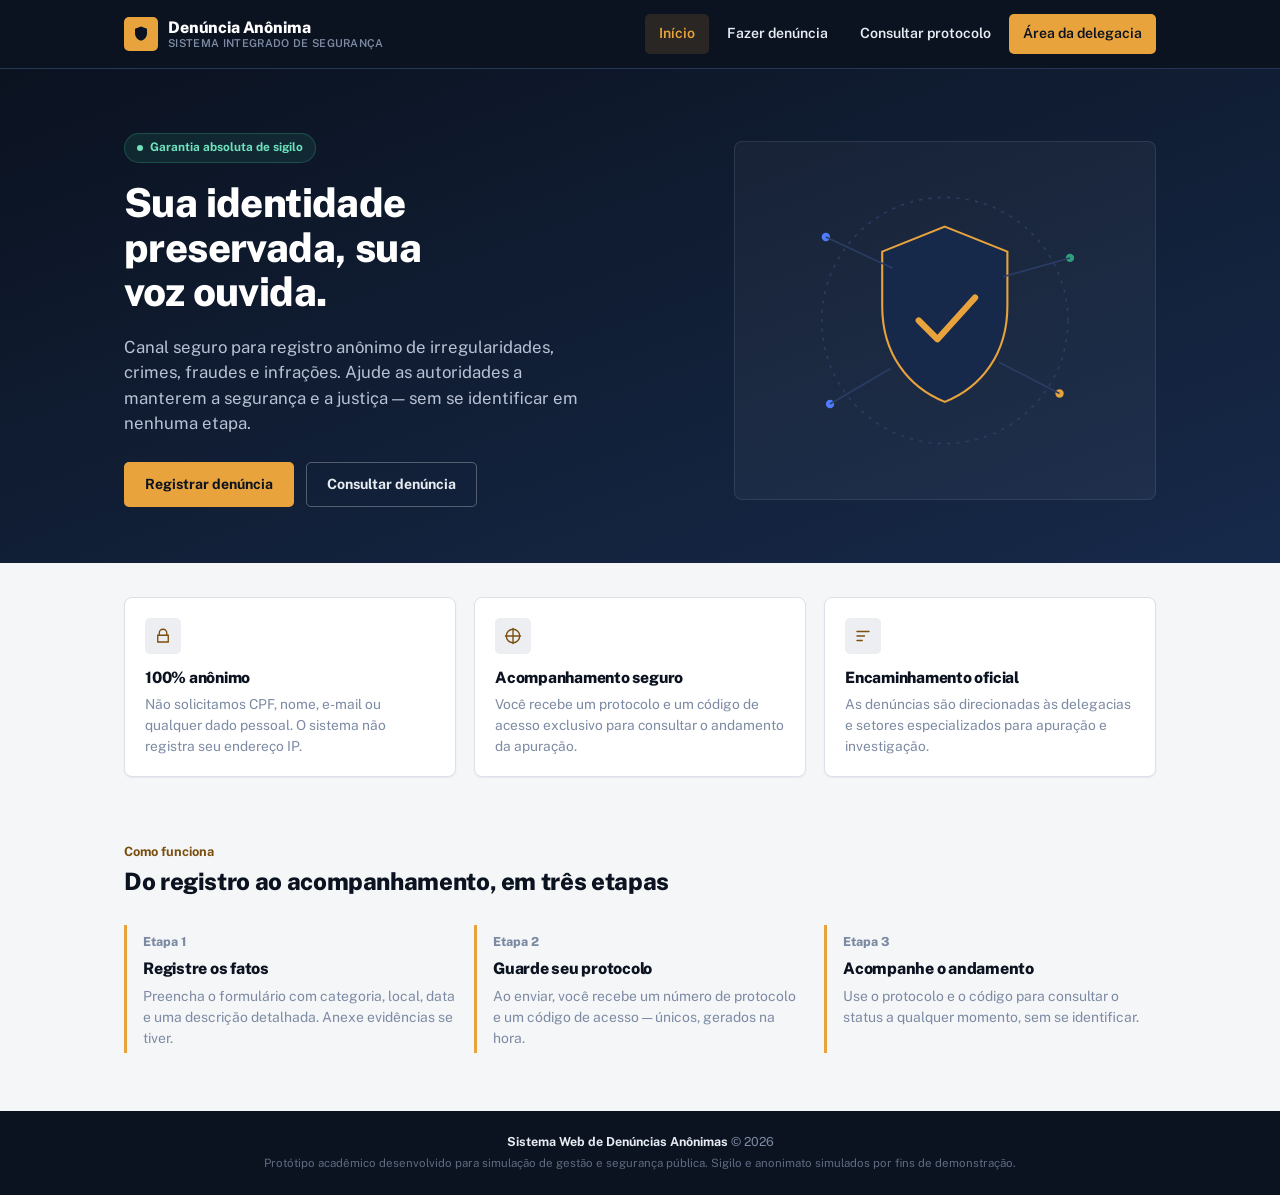
<file: index.html>
<!DOCTYPE html>
<html lang="pt-BR">
<head>
<meta charset="UTF-8">
<meta name="viewport" content="width=device-width, initial-scale=1.0">
<title>Denúncia Anônima — Sistema Integrado de Segurança</title>
<meta name="description" content="Canal seguro e anônimo para registrar irregularidades, crimes, fraudes e infrações.">
<link rel="stylesheet" href="css/style.css">
</head>
<body data-page="home">

<header class="topbar">
  <div class="wrap">
    <a href="index.html" class="brand">
      <span class="brand-mark">
        <svg viewBox="0 0 24 24" fill="none" xmlns="http://www.w3.org/2000/svg"><path d="M12 2 4 5v6c0 5 3.4 8.7 8 10 4.6-1.3 8-5 8-10V5l-8-3Z" fill="#0B1220"/></svg>
      </span>
      <span class="brand-text">
        <span class="t1">Denúncia Anônima</span>
        <span class="t2">SISTEMA INTEGRADO DE SEGURANÇA</span>
      </span>
    </a>
    <button class="nav-toggle" aria-label="Abrir menu">
      <svg width="18" height="18" viewBox="0 0 24 24" fill="none"><path d="M3 6h18M3 12h18M3 18h18" stroke="currentColor" stroke-width="2" stroke-linecap="round"/></svg>
    </button>
    <nav class="nav">
      <a href="index.html" data-page="home">Início</a>
      <a href="denuncia.html" data-page="denuncia">Fazer denúncia</a>
      <a href="consultar.html" data-page="consultar">Consultar protocolo</a>
      <a href="admin/login.html" class="cta" data-page="admin">Área da delegacia</a>
    </nav>
  </div>
</header>

<main>

  <section class="hero">
    <div class="wrap">
      <div>
        <span class="pill"><span class="dot"></span> Garantia absoluta de sigilo</span>
        <h1>Sua identidade preservada, sua voz ouvida.</h1>
        <p class="lede">Canal seguro para registro anônimo de irregularidades, crimes, fraudes e infrações. Ajude as autoridades a manterem a segurança e a justiça — sem se identificar em nenhuma etapa.</p>
        <div class="hero-actions">
          <a href="denuncia.html" class="btn btn-primary">Registrar denúncia</a>
          <a href="consultar.html" class="btn btn-ghost">Consultar denúncia</a>
        </div>
      </div>
      <div class="hero-art">
        <svg viewBox="0 0 360 300" xmlns="http://www.w3.org/2000/svg">
          <circle cx="180" cy="150" r="118" fill="none" stroke="#2a3d64" stroke-width="1.5" stroke-dasharray="3 6"/>
          <path d="M180 60 240 84v52c0 46-25 78-60 92-35-14-60-46-60-92V84l60-24Z" fill="#17294a" stroke="#E8A33D" stroke-width="2"/>
          <path d="M155 150l18 18 36-40" fill="none" stroke="#E8A33D" stroke-width="6" stroke-linecap="round" stroke-linejoin="round"/>
          <circle cx="66" cy="70" r="4" fill="#4F7CFF"/>
          <circle cx="300" cy="90" r="4" fill="#2F9E7A"/>
          <circle cx="290" cy="220" r="4" fill="#E8A33D"/>
          <circle cx="70" cy="230" r="4" fill="#4F7CFF"/>
          <path d="M66 70 130 100" stroke="#2a3d64" stroke-width="1.5"/>
          <path d="M300 90 236 108" stroke="#2a3d64" stroke-width="1.5"/>
          <path d="M290 220 232 190" stroke="#2a3d64" stroke-width="1.5"/>
          <path d="M70 230 128 196" stroke="#2a3d64" stroke-width="1.5"/>
        </svg>
      </div>
    </div>
  </section>

  <section class="trust">
    <div class="wrap trust-grid">
      <div class="trust-card">
        <span class="icn"><svg viewBox="0 0 24 24" fill="none"><path d="M17 11V8a5 5 0 0 0-10 0v3M5 11h14v9H5v-9Z" stroke="currentColor" stroke-width="1.8"/></svg></span>
        <h3>100% anônimo</h3>
        <p>Não solicitamos CPF, nome, e-mail ou qualquer dado pessoal. O sistema não registra seu endereço IP.</p>
      </div>
      <div class="trust-card">
        <span class="icn"><svg viewBox="0 0 24 24" fill="none"><path d="M12 2v20M2 12h20" stroke="currentColor" stroke-width="1.8" stroke-linecap="round"/><circle cx="12" cy="12" r="9" stroke="currentColor" stroke-width="1.8"/></svg></span>
        <h3>Acompanhamento seguro</h3>
        <p>Você recebe um protocolo e um código de acesso exclusivo para consultar o andamento da apuração.</p>
      </div>
      <div class="trust-card">
        <span class="icn"><svg viewBox="0 0 24 24" fill="none"><path d="M4 6h16M4 12h10M4 18h7" stroke="currentColor" stroke-width="1.8" stroke-linecap="round"/></svg></span>
        <h3>Encaminhamento oficial</h3>
        <p>As denúncias são direcionadas às delegacias e setores especializados para apuração e investigação.</p>
      </div>
    </div>
  </section>

  <section class="steps">
    <div class="wrap">
      <div class="section-head">
        <span class="eyebrow">Como funciona</span>
        <h2>Do registro ao acompanhamento, em três etapas</h2>
      </div>
      <div class="steps-grid">
        <div class="step">
          <span class="n">Etapa 1</span>
          <h3>Registre os fatos</h3>
          <p>Preencha o formulário com categoria, local, data e uma descrição detalhada. Anexe evidências se tiver.</p>
        </div>
        <div class="step">
          <span class="n">Etapa 2</span>
          <h3>Guarde seu protocolo</h3>
          <p>Ao enviar, você recebe um número de protocolo e um código de acesso — únicos, gerados na hora.</p>
        </div>
        <div class="step">
          <span class="n">Etapa 3</span>
          <h3>Acompanhe o andamento</h3>
          <p>Use o protocolo e o código para consultar o status a qualquer momento, sem se identificar.</p>
        </div>
      </div>
    </div>
  </section>

</main>

<footer class="site-footer">
  <div class="wrap">
    <strong>Sistema Web de Denúncias Anônimas</strong> © 2026
    <div class="fine">Protótipo acadêmico desenvolvido para simulação de gestão e segurança pública. Sigilo e anonimato simulados por fins de demonstração.</div>
  </div>
</footer>

<script src="js/data.js"></script>
<script src="js/main.js"></script>
</body>
</html>
</file>
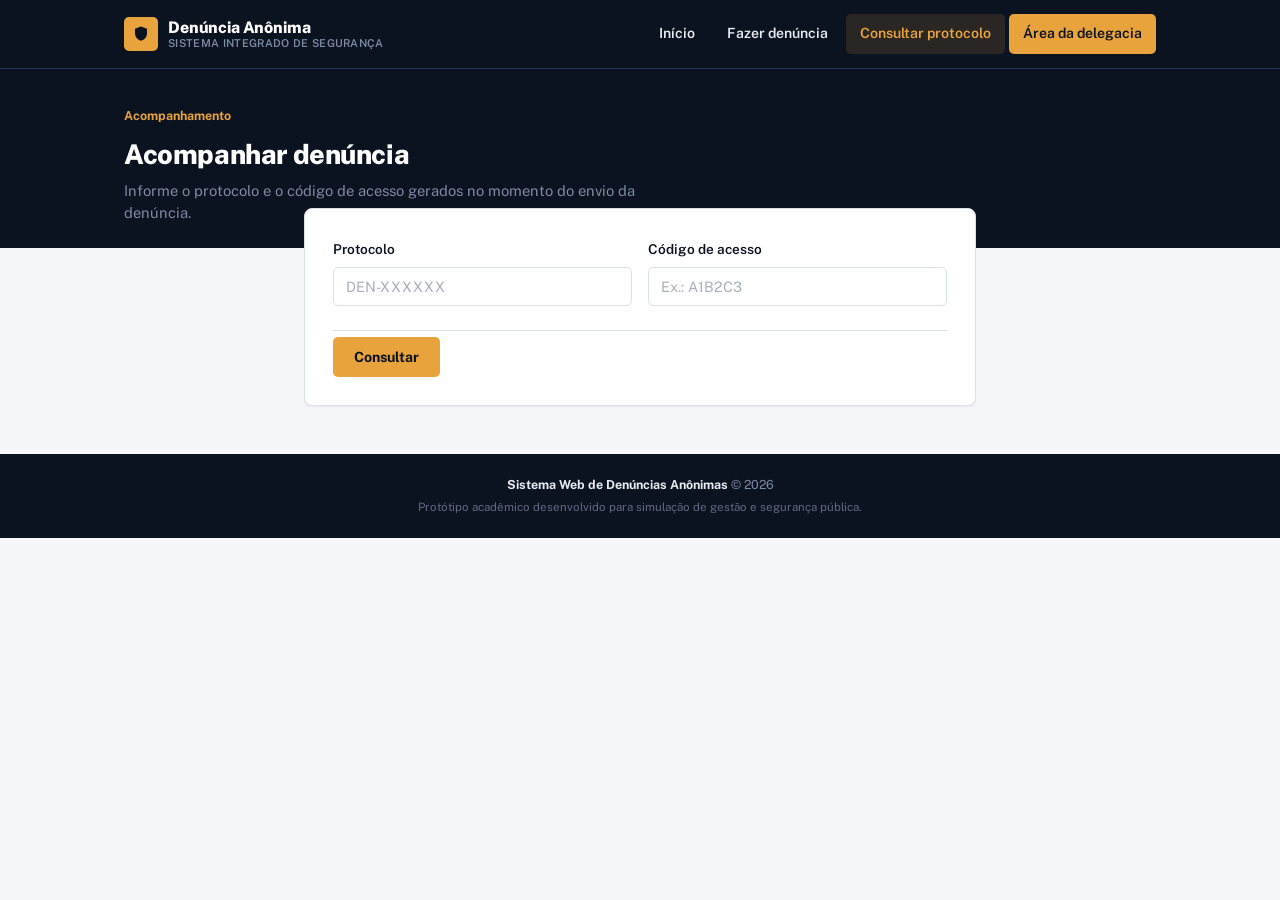
<file: consultar.html>
<!DOCTYPE html>
<html lang="pt-BR">
<head>
<meta charset="UTF-8">
<meta name="viewport" content="width=device-width, initial-scale=1.0">
<title>Consultar protocolo — Denúncia Anônima</title>
<link rel="stylesheet" href="css/style.css">
</head>
<body data-page="consultar">

<header class="topbar">
  <div class="wrap">
    <a href="index.html" class="brand">
      <span class="brand-mark"><svg viewBox="0 0 24 24" fill="none"><path d="M12 2 4 5v6c0 5 3.4 8.7 8 10 4.6-1.3 8-5 8-10V5l-8-3Z" fill="#0B1220"/></svg></span>
      <span class="brand-text"><span class="t1">Denúncia Anônima</span><span class="t2">SISTEMA INTEGRADO DE SEGURANÇA</span></span>
    </a>
    <button class="nav-toggle" aria-label="Abrir menu"><svg width="18" height="18" viewBox="0 0 24 24" fill="none"><path d="M3 6h18M3 12h18M3 18h18" stroke="currentColor" stroke-width="2" stroke-linecap="round"/></svg></button>
    <nav class="nav">
      <a href="index.html" data-page="home">Início</a>
      <a href="denuncia.html" data-page="denuncia">Fazer denúncia</a>
      <a href="consultar.html" data-page="consultar">Consultar protocolo</a>
      <a href="admin/login.html" class="cta" data-page="admin">Área da delegacia</a>
    </nav>
  </div>
</header>

<div class="page-head">
  <div class="wrap">
    <span class="eyebrow">Acompanhamento</span>
    <h1>Acompanhar denúncia</h1>
    <p>Informe o protocolo e o código de acesso gerados no momento do envio da denúncia.</p>
  </div>
</div>

<main class="narrow">

  <section class="panel">
    <div class="panel-pad">
      <form id="form-consulta">
        <div class="field-row">
          <div class="field">
            <label for="protocolo">Protocolo</label>
            <input type="text" id="protocolo" placeholder="DEN-XXXXXX" required>
          </div>
          <div class="field">
            <label for="codigo">Código de acesso</label>
            <input type="text" id="codigo" placeholder="Ex.: A1B2C3" required>
          </div>
        </div>
        <div class="form-actions" style="justify-content:flex-start">
          <button type="submit" class="btn btn-primary">Consultar</button>
        </div>
      </form>
      <div id="msg-erro" class="callout callout-err" style="display:none; margin-top:16px">
        <h3>Não encontramos essa denúncia</h3>
        <p class="mb-0">Verifique se o protocolo e o código de acesso foram digitados corretamente.</p>
      </div>
    </div>
  </section>

  <section class="panel" id="painel-detalhe" style="display:none; margin-top:20px">
    <div class="panel-head">
      <span class="icn"><svg viewBox="0 0 24 24" fill="none"><path d="M9 12l2 2 4-4" stroke="#E8A33D" stroke-width="1.8" stroke-linecap="round" stroke-linejoin="round"/><circle cx="12" cy="12" r="9" stroke="#E8A33D" stroke-width="1.6"/></svg></span>
      <div>
        <h2 id="det-protocolo">—</h2>
        <p>Registrada em <span id="det-data-registro">—</span></p>
      </div>
    </div>
    <div class="panel-pad">
      <div class="flex-between" style="margin-bottom:18px">
        <span class="badge" id="det-status">—</span>
        <span class="badge" id="det-urgencia">—</span>
      </div>

      <div class="detail-grid">
        <div class="kv"><div class="k">Categoria</div><div class="v" id="det-categoria">—</div></div>
        <div class="kv"><div class="k">Subcategoria</div><div class="v" id="det-subcategoria">—</div></div>
        <div class="kv"><div class="k">Local</div><div class="v" id="det-local">—</div></div>
        <div class="kv"><div class="k">Data da ocorrência</div><div class="v" id="det-data-ocorrencia">—</div></div>
      </div>

      <div class="detail-block">
        <span class="k">Descrição enviada</span>
        <p id="det-descricao">—</p>
      </div>

      <div class="detail-block">
        <span class="k">Linha do tempo</span>
        <div id="det-timeline"></div>
      </div>
    </div>
  </section>

</main>

<footer class="site-footer">
  <div class="wrap">
    <strong>Sistema Web de Denúncias Anônimas</strong> © 2026
    <div class="fine">Protótipo acadêmico desenvolvido para simulação de gestão e segurança pública.</div>
  </div>
</footer>

<script src="js/data.js"></script>
<script src="js/main.js"></script>
<script src="js/consultar.js"></script>
</body>
</html>
</file>
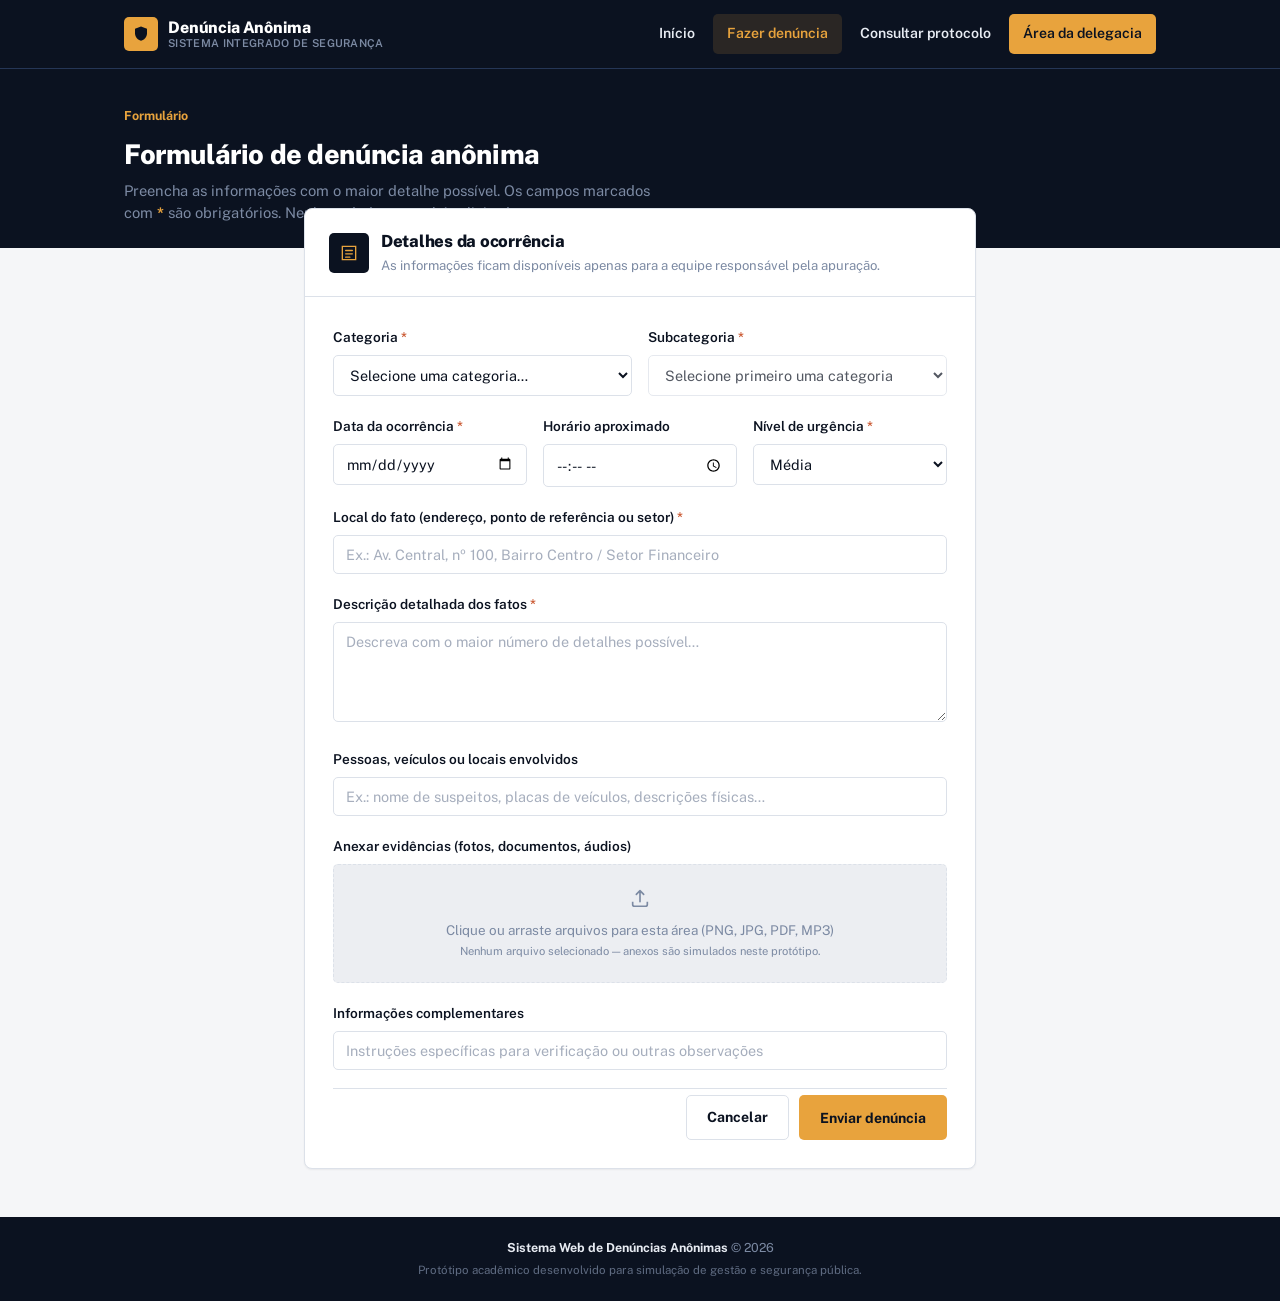
<file: denuncia.html>
<!DOCTYPE html>
<html lang="pt-BR">
<head>
<meta charset="UTF-8">
<meta name="viewport" content="width=device-width, initial-scale=1.0">
<title>Registrar denúncia — Denúncia Anônima</title>
<link rel="stylesheet" href="css/style.css">
</head>
<body data-page="denuncia">

<header class="topbar">
  <div class="wrap">
    <a href="index.html" class="brand">
      <span class="brand-mark"><svg viewBox="0 0 24 24" fill="none"><path d="M12 2 4 5v6c0 5 3.4 8.7 8 10 4.6-1.3 8-5 8-10V5l-8-3Z" fill="#0B1220"/></svg></span>
      <span class="brand-text"><span class="t1">Denúncia Anônima</span><span class="t2">SISTEMA INTEGRADO DE SEGURANÇA</span></span>
    </a>
    <button class="nav-toggle" aria-label="Abrir menu"><svg width="18" height="18" viewBox="0 0 24 24" fill="none"><path d="M3 6h18M3 12h18M3 18h18" stroke="currentColor" stroke-width="2" stroke-linecap="round"/></svg></button>
    <nav class="nav">
      <a href="index.html" data-page="home">Início</a>
      <a href="denuncia.html" data-page="denuncia">Fazer denúncia</a>
      <a href="consultar.html" data-page="consultar">Consultar protocolo</a>
      <a href="admin/login.html" class="cta" data-page="admin">Área da delegacia</a>
    </nav>
  </div>
</header>

<div class="page-head">
  <div class="wrap">
    <span class="eyebrow">Formulário</span>
    <h1>Formulário de denúncia anônima</h1>
    <p>Preencha as informações com o maior detalhe possível. Os campos marcados com <strong style="color:#E8A33D">*</strong> são obrigatórios. Nenhum dado pessoal é solicitado.</p>
  </div>
</div>

<main class="narrow">

  <!-- FORMULÁRIO -->
  <section class="panel" id="painel-form">
    <div class="panel-head">
      <span class="icn"><svg viewBox="0 0 24 24" fill="none"><path d="M4 4h16v16H4V4Z" stroke="#E8A33D" stroke-width="1.6"/><path d="M8 9h8M8 13h8M8 17h5" stroke="#E8A33D" stroke-width="1.6" stroke-linecap="round"/></svg></span>
      <div>
        <h2>Detalhes da ocorrência</h2>
        <p>As informações ficam disponíveis apenas para a equipe responsável pela apuração.</p>
      </div>
    </div>
    <div class="panel-pad">
      <form id="form-denuncia" novalidate>

        <div class="field-row">
          <div class="field">
            <label for="categoria">Categoria <span class="req">*</span></label>
            <select id="categoria" required>
              <option value="">Selecione uma categoria…</option>
            </select>
          </div>
          <div class="field">
            <label for="subcategoria">Subcategoria <span class="req">*</span></label>
            <select id="subcategoria" required disabled>
              <option value="">Selecione primeiro uma categoria</option>
            </select>
          </div>
        </div>

        <div class="field-row-3">
          <div class="field">
            <label for="data-ocorrencia">Data da ocorrência <span class="req">*</span></label>
            <input type="date" id="data-ocorrencia" required>
          </div>
          <div class="field">
            <label for="horario">Horário aproximado</label>
            <input type="time" id="horario">
          </div>
          <div class="field">
            <label for="urgencia">Nível de urgência <span class="req">*</span></label>
            <select id="urgencia" required>
              <option value="baixa">Baixa</option>
              <option value="media" selected>Média</option>
              <option value="alta">Alta</option>
              <option value="emergencial">Emergencial</option>
            </select>
          </div>
        </div>

        <div class="field">
          <label for="local">Local do fato (endereço, ponto de referência ou setor) <span class="req">*</span></label>
          <input type="text" id="local" placeholder="Ex.: Av. Central, nº 100, Bairro Centro / Setor Financeiro" required>
        </div>

        <div class="field">
          <label for="descricao">Descrição detalhada dos fatos <span class="req">*</span></label>
          <textarea id="descricao" placeholder="Descreva com o maior número de detalhes possível…" required></textarea>
        </div>

        <div class="field">
          <label for="envolvidos">Pessoas, veículos ou locais envolvidos</label>
          <input type="text" id="envolvidos" placeholder="Ex.: nome de suspeitos, placas de veículos, descrições físicas…">
        </div>

        <div class="field">
          <label>Anexar evidências (fotos, documentos, áudios)</label>
          <div class="dropzone" id="dropzone">
            <svg viewBox="0 0 24 24" fill="none"><path d="M12 16V4m0 0 4 4m-4-4-4 4" stroke="currentColor" stroke-width="1.8" stroke-linecap="round" stroke-linejoin="round"/><path d="M4 16v3a2 2 0 0 0 2 2h12a2 2 0 0 0 2-2v-3" stroke="currentColor" stroke-width="1.8"/></svg>
            <div>Clique ou arraste arquivos para esta área (PNG, JPG, PDF, MP3)</div>
            <small id="file-list">Nenhum arquivo selecionado — anexos são simulados neste protótipo.</small>
          </div>
          <input type="file" id="file-input" multiple hidden accept=".png,.jpg,.jpeg,.pdf,.mp3">
        </div>

        <div class="field">
          <label for="complementar">Informações complementares</label>
          <input type="text" id="complementar" placeholder="Instruções específicas para verificação ou outras observações">
        </div>

        <div class="form-actions">
          <a href="index.html" class="btn btn-outline">Cancelar</a>
          <button type="submit" class="btn btn-primary">Enviar denúncia</button>
        </div>
      </form>
    </div>
  </section>

  <!-- RESULTADO -->
  <section class="panel" id="painel-resultado" style="display:none">
    <div class="panel-pad">
      <div class="callout callout-ok">
        <h3>Denúncia registrada com sucesso</h3>
        <p class="mb-0">Guarde o protocolo e o código de acesso abaixo — eles são a única forma de acompanhar o andamento da sua denúncia. Não é possível recuperá-los depois.</p>
        <div class="protocol-box">
          <div class="kv"><div class="k">Protocolo</div><div class="v" id="res-protocolo">—</div></div>
          <div class="kv"><div class="k">Código de acesso</div><div class="v" id="res-codigo">—</div></div>
        </div>
      </div>
      <div class="form-actions" style="justify-content:flex-start">
        <a href="consultar.html" class="btn btn-primary">Acompanhar esta denúncia</a>
        <a href="index.html" class="btn btn-outline">Voltar ao início</a>
      </div>
    </div>
  </section>

</main>

<footer class="site-footer">
  <div class="wrap">
    <strong>Sistema Web de Denúncias Anônimas</strong> © 2026
    <div class="fine">Protótipo acadêmico desenvolvido para simulação de gestão e segurança pública.</div>
  </div>
</footer>

<script src="js/data.js"></script>
<script src="js/main.js"></script>
<script src="js/denuncia.js"></script>
</body>
</html>
</file>
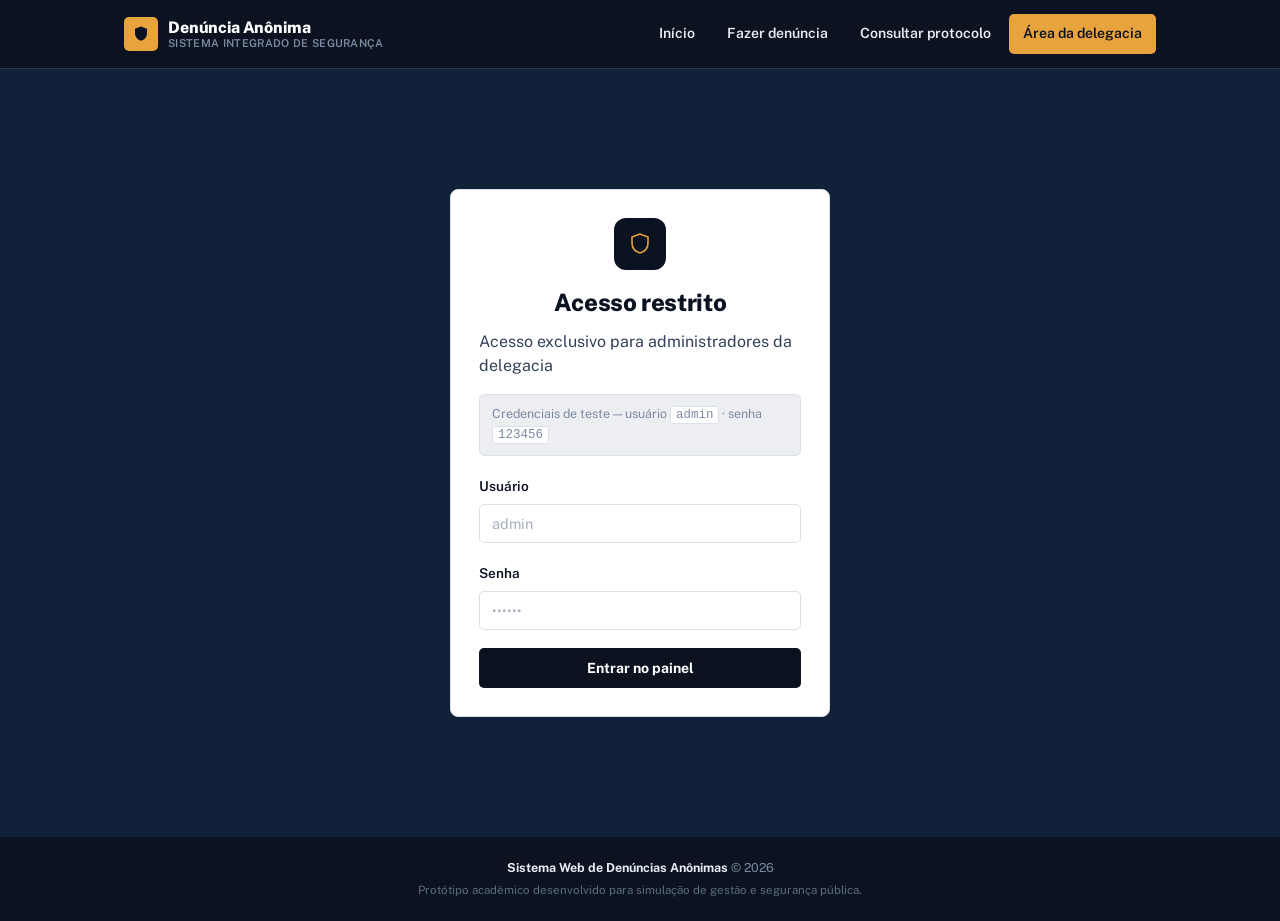
<file: admin/administradores.html>
<!DOCTYPE html>
<html lang="pt-BR">
<head>
<meta charset="UTF-8">
<meta name="viewport" content="width=device-width, initial-scale=1.0">
<title>Administradores — Painel da delegacia</title>
<link rel="stylesheet" href="../css/style.css">
</head>
<body data-page="admin">

<header class="topbar">
  <div class="wrap">
    <a href="../index.html" class="brand">
      <span class="brand-mark"><svg viewBox="0 0 24 24" fill="none"><path d="M12 2 4 5v6c0 5 3.4 8.7 8 10 4.6-1.3 8-5 8-10V5l-8-3Z" fill="#0B1220"/></svg></span>
      <span class="brand-text"><span class="t1">Denúncia Anônima</span><span class="t2">SISTEMA INTEGRADO DE SEGURANÇA</span></span>
    </a>
    <button class="nav-toggle" aria-label="Abrir menu"><svg width="18" height="18" viewBox="0 0 24 24" fill="none"><path d="M3 6h18M3 12h18M3 18h18" stroke="currentColor" stroke-width="2" stroke-linecap="round"/></svg></button>
    <nav class="nav">
      <a href="../index.html" data-page="home">Início</a>
      <a href="../denuncia.html" data-page="denuncia">Fazer denúncia</a>
      <a href="../consultar.html" data-page="consultar">Consultar protocolo</a>
      <a href="login.html" class="cta" data-page="admin">Área da delegacia</a>
    </nav>
  </div>
</header>

<div class="admin-shell">
  <div class="admin-top">
    <div class="wrap">
      <div class="admin-id">
        <span class="icn"><svg viewBox="0 0 24 24" fill="none"><path d="M12 2 4 5v6c0 5 3.4 8.7 8 10 4.6-1.3 8-5 8-10V5l-8-3Z" fill="#0B1220"/></svg></span>
        <div>
          <h1>Painel de gestão da delegacia</h1>
          <p id="admin-setor">Agente logado: — | Setor: —</p>
        </div>
      </div>
      <div class="admin-tabs">
        <a href="dashboard.html" data-page="dash">Dashboard</a>
        <a href="denuncias.html" data-page="denuncias-admin">Denúncias</a>
        <a href="administradores.html" data-page="admins" class="is-active">Administradores</a>
        <a href="#" class="logout">Sair</a>
      </div>
    </div>
  </div>

  <div class="admin-body">
    <div class="wrap two-col">

      <div class="panel panel-pad">
        <h3 style="margin-bottom:16px; font-size:.98rem">Novo administrador</h3>
        <div id="admin-erro" class="callout callout-err" style="display:none">
          <p class="mb-0">Preencha nome, usuário e setor antes de cadastrar.</p>
        </div>
        <form id="form-admin">
          <div class="field">
            <label for="a-nome">Nome completo</label>
            <input type="text" id="a-nome" placeholder="Ex.: Ana Beatriz Souza" required>
          </div>
          <div class="field">
            <label for="a-usuario">Usuário / login</label>
            <input type="text" id="a-usuario" placeholder="Ex.: ana.souza" required>
          </div>
          <div class="field">
            <label for="a-setor">Setor / delegacia</label>
            <input type="text" id="a-setor" placeholder="Ex.: Delegacia de Crimes Cibernéticos" required>
          </div>
          <div class="field">
            <label for="a-permissao">Permissão</label>
            <select id="a-permissao">
              <option value="agente" selected>Agente analista</option>
              <option value="geral">Administrador geral</option>
            </select>
            <span class="hint">Senha padrão para novos cadastros: 123456</span>
          </div>
          <button type="submit" class="btn btn-dark btn-block">Cadastrar agente</button>
        </form>
      </div>

      <div class="panel">
        <div class="panel-head">
          <div>
            <h2>Equipe de administração cadastrada</h2>
            <p>Usuários com acesso ao painel da delegacia</p>
          </div>
        </div>
        <div class="table-wrap">
          <table>
            <thead>
              <tr><th>Nome</th><th>Login</th><th>Setor / delegacia</th><th>Permissão</th></tr>
            </thead>
            <tbody id="tabela-admins"></tbody>
          </table>
        </div>
      </div>

    </div>
  </div>
</div>

<footer class="site-footer">
  <div class="wrap">
    <strong>Sistema Web de Denúncias Anônimas</strong> © 2026
    <div class="fine">Protótipo acadêmico desenvolvido para simulação de gestão e segurança pública.</div>
  </div>
</footer>

<script src="../js/data.js"></script>
<script src="../js/main.js"></script>
<script src="../js/admin-common.js"></script>
<script src="../js/admin-administradores.js"></script>
</body>
</html>
</file>
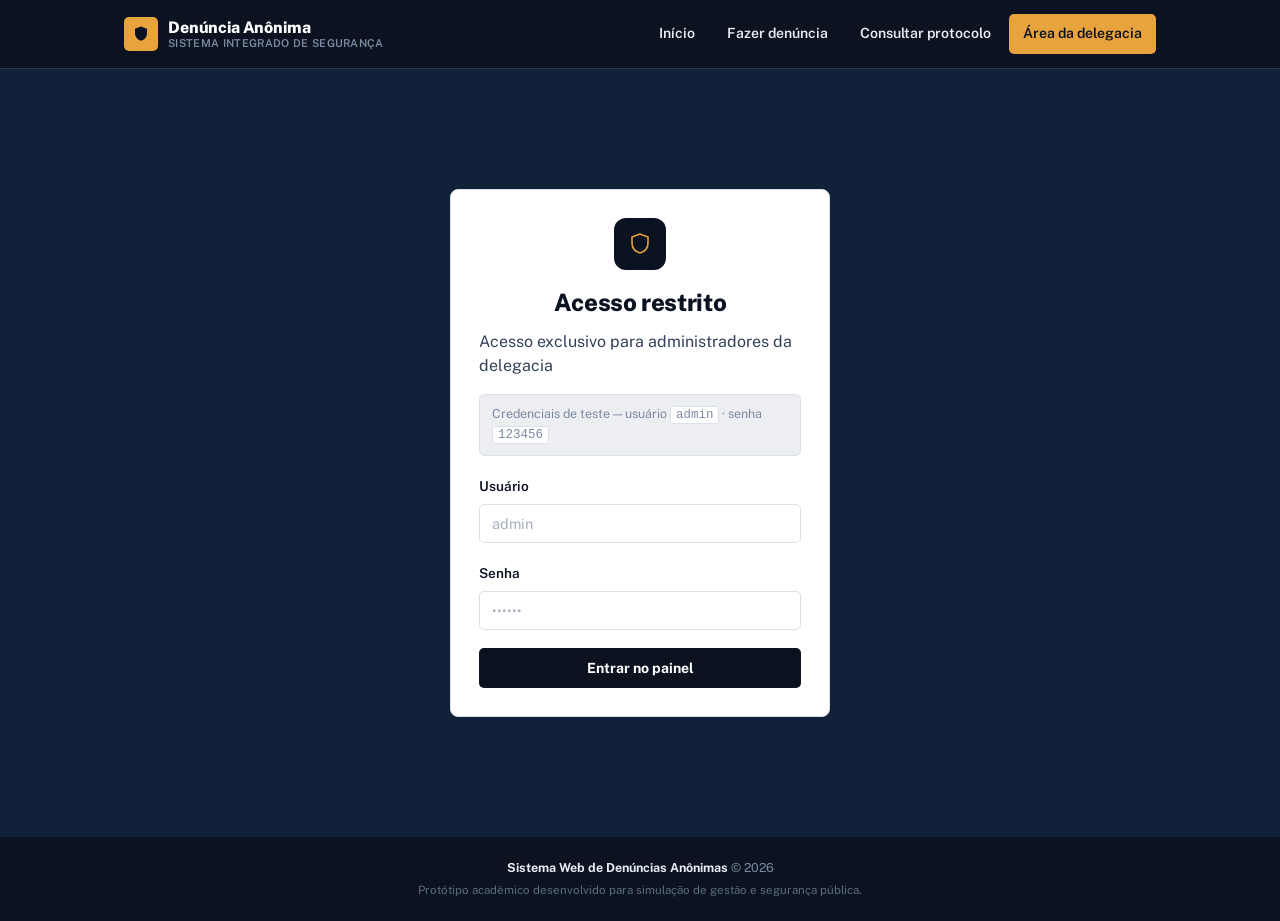
<file: admin/dashboard.html>
<!DOCTYPE html>
<html lang="pt-BR">
<head>
<meta charset="UTF-8">
<meta name="viewport" content="width=device-width, initial-scale=1.0">
<title>Painel de gestão — Denúncia Anônima</title>
<link rel="stylesheet" href="../css/style.css">
</head>
<body data-page="admin">

<header class="topbar">
  <div class="wrap">
    <a href="../index.html" class="brand">
      <span class="brand-mark"><svg viewBox="0 0 24 24" fill="none"><path d="M12 2 4 5v6c0 5 3.4 8.7 8 10 4.6-1.3 8-5 8-10V5l-8-3Z" fill="#0B1220"/></svg></span>
      <span class="brand-text"><span class="t1">Denúncia Anônima</span><span class="t2">SISTEMA INTEGRADO DE SEGURANÇA</span></span>
    </a>
    <button class="nav-toggle" aria-label="Abrir menu"><svg width="18" height="18" viewBox="0 0 24 24" fill="none"><path d="M3 6h18M3 12h18M3 18h18" stroke="currentColor" stroke-width="2" stroke-linecap="round"/></svg></button>
    <nav class="nav">
      <a href="../index.html" data-page="home">Início</a>
      <a href="../denuncia.html" data-page="denuncia">Fazer denúncia</a>
      <a href="../consultar.html" data-page="consultar">Consultar protocolo</a>
      <a href="login.html" class="cta" data-page="admin">Área da delegacia</a>
    </nav>
  </div>
</header>

<div class="admin-shell">
  <div class="admin-top">
    <div class="wrap">
      <div class="admin-id">
        <span class="icn"><svg viewBox="0 0 24 24" fill="none"><path d="M12 2 4 5v6c0 5 3.4 8.7 8 10 4.6-1.3 8-5 8-10V5l-8-3Z" fill="#0B1220"/></svg></span>
        <div>
          <h1>Painel de gestão da delegacia</h1>
          <p id="admin-setor">Agente logado: — | Setor: —</p>
        </div>
      </div>
      <div class="admin-tabs">
        <a href="dashboard.html" data-page="dash" class="is-active">Dashboard</a>
        <a href="denuncias.html" data-page="denuncias-admin">Denúncias</a>
        <a href="administradores.html" data-page="admins">Administradores</a>
        <a href="#" class="logout">Sair</a>
      </div>
    </div>
  </div>

  <div class="admin-body">
    <div class="wrap">
      <div class="callout callout-ok admin-flash">
        <p class="mb-0" id="admin-nome">Bem-vindo!</p>
      </div>

      <div class="kpi-grid" id="kpi-grid">
        <div class="kpi"><div class="num" id="kpi-total">0</div><div class="lbl">Total geral</div></div>
        <div class="kpi"><div class="num" id="kpi-recebido">0</div><div class="lbl">Novas / recebidas</div></div>
        <div class="kpi accent"><div class="num" id="kpi-analise">0</div><div class="lbl">Em análise</div></div>
        <div class="kpi"><div class="num" id="kpi-investigacao">0</div><div class="lbl">Em investigação</div></div>
        <div class="kpi"><div class="num" id="kpi-concluida">0</div><div class="lbl">Concluídas</div></div>
        <div class="kpi"><div class="num" id="kpi-arquivada">0</div><div class="lbl">Arquivadas</div></div>
      </div>

      <div class="split-grid">
        <div class="panel panel-pad">
          <h3 style="margin-bottom:14px; font-size:.95rem">Denúncias por nível de urgência</h3>
          <div id="bars-urgencia"></div>
        </div>
        <div class="panel panel-pad">
          <h3 style="margin-bottom:14px; font-size:.95rem">Top categorias</h3>
          <div id="bars-categoria"></div>
        </div>
      </div>
    </div>
  </div>
</div>

<footer class="site-footer">
  <div class="wrap">
    <strong>Sistema Web de Denúncias Anônimas</strong> © 2026
    <div class="fine">Protótipo acadêmico desenvolvido para simulação de gestão e segurança pública.</div>
  </div>
</footer>

<script src="../js/data.js"></script>
<script src="../js/main.js"></script>
<script src="../js/admin-common.js"></script>
<script src="../js/admin-dashboard.js"></script>
</body>
</html>
</file>
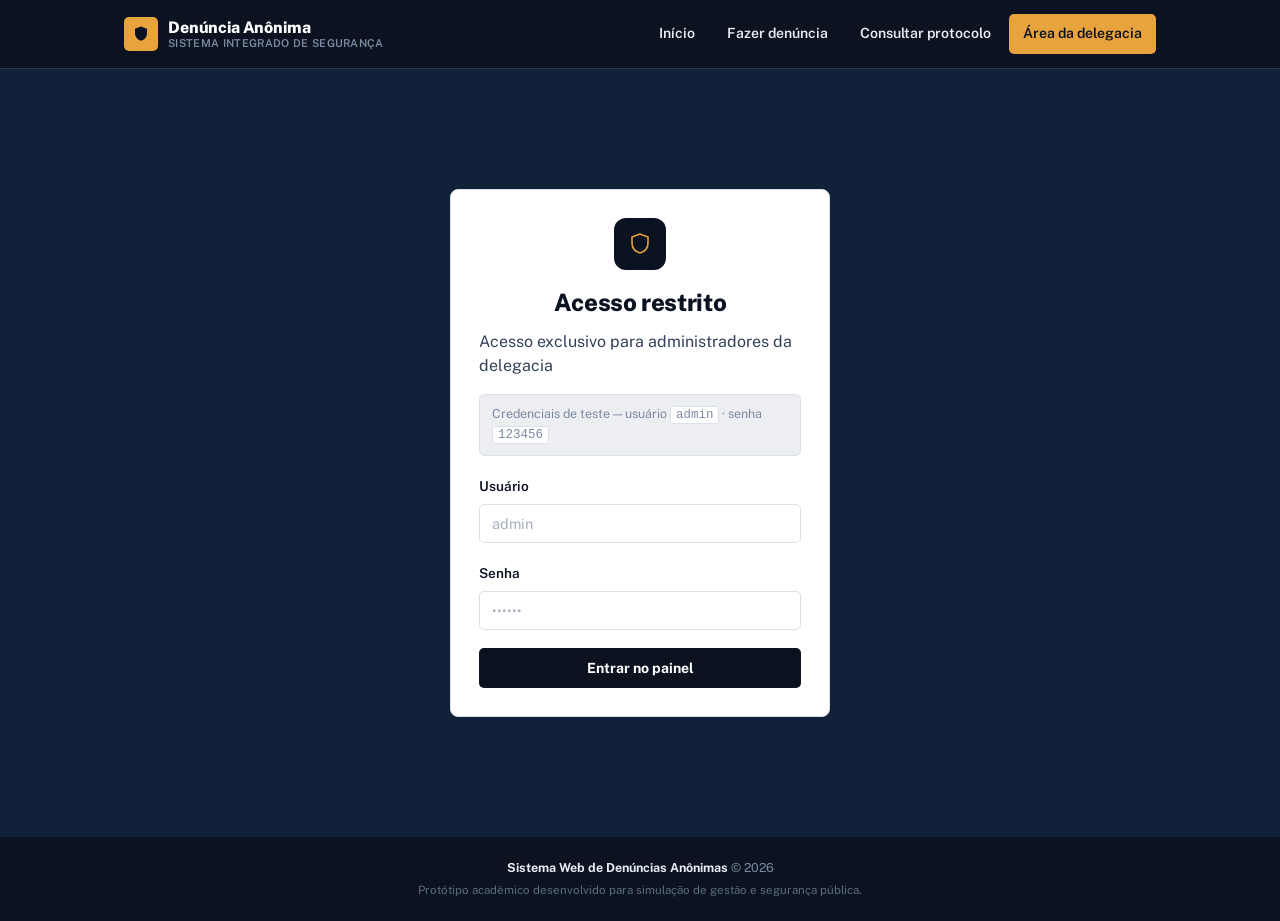
<file: admin/denuncias.html>
<!DOCTYPE html>
<html lang="pt-BR">
<head>
<meta charset="UTF-8">
<meta name="viewport" content="width=device-width, initial-scale=1.0">
<title>Denúncias — Painel da delegacia</title>
<link rel="stylesheet" href="../css/style.css">
</head>
<body data-page="admin">

<header class="topbar">
  <div class="wrap">
    <a href="../index.html" class="brand">
      <span class="brand-mark"><svg viewBox="0 0 24 24" fill="none"><path d="M12 2 4 5v6c0 5 3.4 8.7 8 10 4.6-1.3 8-5 8-10V5l-8-3Z" fill="#0B1220"/></svg></span>
      <span class="brand-text"><span class="t1">Denúncia Anônima</span><span class="t2">SISTEMA INTEGRADO DE SEGURANÇA</span></span>
    </a>
    <button class="nav-toggle" aria-label="Abrir menu"><svg width="18" height="18" viewBox="0 0 24 24" fill="none"><path d="M3 6h18M3 12h18M3 18h18" stroke="currentColor" stroke-width="2" stroke-linecap="round"/></svg></button>
    <nav class="nav">
      <a href="../index.html" data-page="home">Início</a>
      <a href="../denuncia.html" data-page="denuncia">Fazer denúncia</a>
      <a href="../consultar.html" data-page="consultar">Consultar protocolo</a>
      <a href="login.html" class="cta" data-page="admin">Área da delegacia</a>
    </nav>
  </div>
</header>

<div class="admin-shell">
  <div class="admin-top">
    <div class="wrap">
      <div class="admin-id">
        <span class="icn"><svg viewBox="0 0 24 24" fill="none"><path d="M12 2 4 5v6c0 5 3.4 8.7 8 10 4.6-1.3 8-5 8-10V5l-8-3Z" fill="#0B1220"/></svg></span>
        <div>
          <h1>Painel de gestão da delegacia</h1>
          <p id="admin-setor">Agente logado: — | Setor: —</p>
        </div>
      </div>
      <div class="admin-tabs">
        <a href="dashboard.html" data-page="dash">Dashboard</a>
        <a href="denuncias.html" data-page="denuncias-admin" class="is-active">Denúncias</a>
        <a href="administradores.html" data-page="admins">Administradores</a>
        <a href="#" class="logout">Sair</a>
      </div>
    </div>
  </div>

  <div class="admin-body">
    <div class="wrap">

      <div class="filters-bar">
        <div class="field">
          <label for="f-busca">Buscar protocolo</label>
          <input type="text" id="f-busca" placeholder="DEN-000000">
        </div>
        <div class="field">
          <label for="f-categoria">Categoria</label>
          <select id="f-categoria"><option value="">Todas categorias</option></select>
        </div>
        <div class="field">
          <label for="f-status">Status</label>
          <select id="f-status">
            <option value="">Todos status</option>
            <option value="recebido">Recebido</option>
            <option value="analise">Em análise</option>
            <option value="investigacao">Em investigação</option>
            <option value="concluida">Concluída</option>
            <option value="arquivada">Arquivada</option>
          </select>
        </div>
        <div class="field">
          <label for="f-urgencia">Urgência</label>
          <select id="f-urgencia">
            <option value="">Todas urgências</option>
            <option value="baixa">Baixa</option>
            <option value="media">Média</option>
            <option value="alta">Alta</option>
            <option value="emergencial">Emergencial</option>
          </select>
        </div>
        <button class="btn btn-outline btn-sm" id="btn-limpar">Limpar filtros</button>
      </div>

      <div class="panel">
        <div class="table-wrap">
          <table>
            <thead>
              <tr>
                <th>Protocolo</th>
                <th>Data / hora</th>
                <th>Categoria</th>
                <th>Urgência</th>
                <th>Status</th>
                <th></th>
              </tr>
            </thead>
            <tbody id="tabela-denuncias">
            </tbody>
          </table>
        </div>
      </div>

    </div>
  </div>
</div>

<!-- MODAL GERENCIAR -->
<div class="modal-overlay" id="modal-overlay">
  <div class="modal">
    <div class="modal-head">
      <h3 id="modal-protocolo">Gerenciar denúncia</h3>
      <button class="modal-close" id="modal-close" aria-label="Fechar">&times;</button>
    </div>
    <div class="modal-body">
      <div class="detail-grid">
        <div class="kv"><div class="k">Categoria</div><div class="v" id="modal-categoria">—</div></div>
        <div class="kv"><div class="k">Local</div><div class="v" id="modal-local">—</div></div>
      </div>
      <div class="detail-block">
        <span class="k">Descrição</span>
        <p id="modal-descricao">—</p>
      </div>

      <div class="field">
        <label for="modal-status">Atualizar status</label>
        <select id="modal-status">
          <option value="recebido">Recebido</option>
          <option value="analise">Em análise</option>
          <option value="investigacao">Em investigação</option>
          <option value="concluida">Concluída</option>
          <option value="arquivada">Arquivada</option>
        </select>
      </div>
      <div class="field">
        <label for="modal-obs">Observação do agente (opcional)</label>
        <textarea id="modal-obs" placeholder="Ex.: Encaminhado para perícia técnica."></textarea>
      </div>

      <div class="form-actions">
        <button class="btn btn-outline" id="modal-cancelar" type="button">Cancelar</button>
        <button class="btn btn-primary" id="modal-salvar" type="button">Salvar atualização</button>
      </div>
    </div>
  </div>
</div>

<footer class="site-footer">
  <div class="wrap">
    <strong>Sistema Web de Denúncias Anônimas</strong> © 2026
    <div class="fine">Protótipo acadêmico desenvolvido para simulação de gestão e segurança pública.</div>
  </div>
</footer>

<script src="../js/data.js"></script>
<script src="../js/main.js"></script>
<script src="../js/admin-common.js"></script>
<script src="../js/admin-denuncias.js"></script>
</body>
</html>
</file>
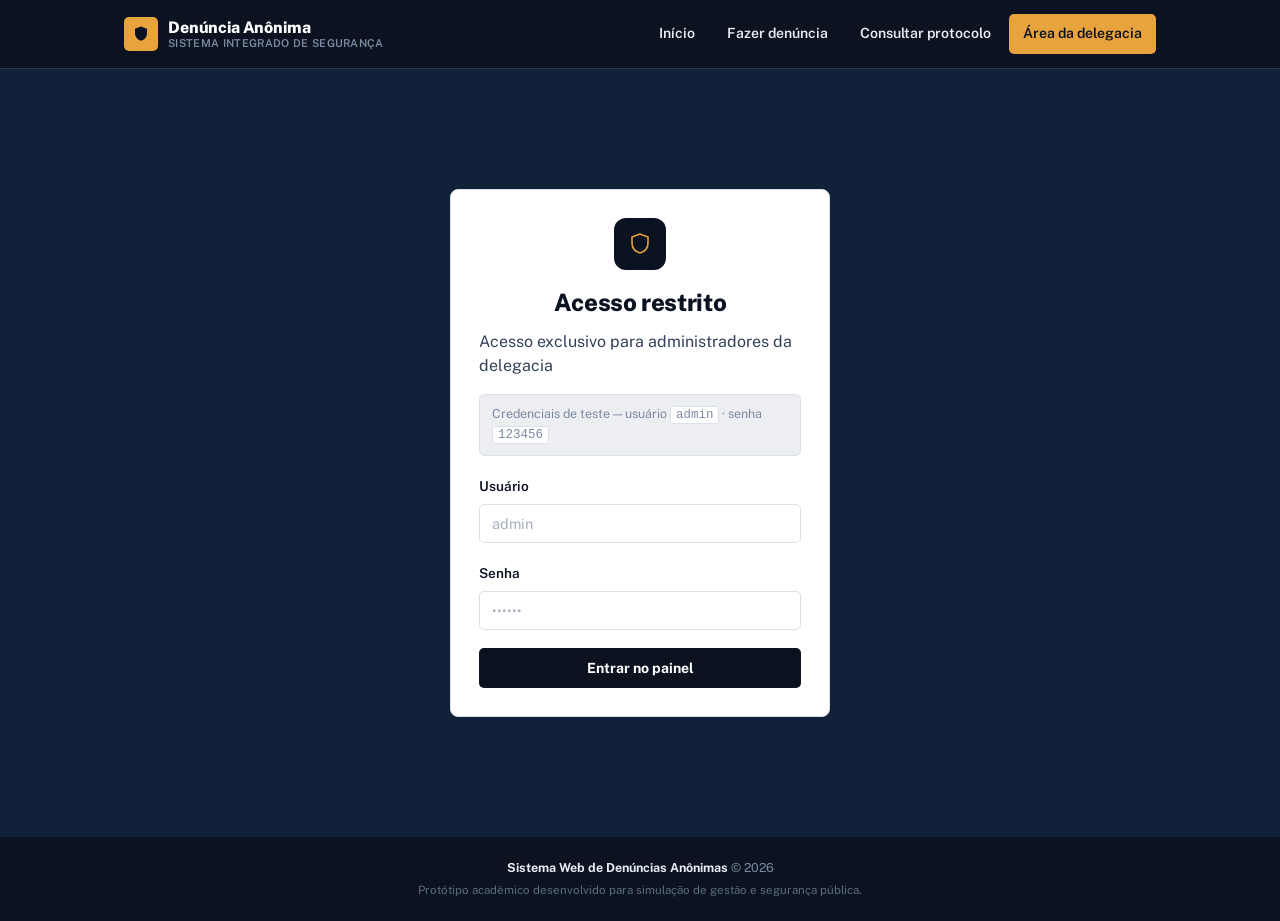
<file: admin/login.html>
<!DOCTYPE html>
<html lang="pt-BR">
<head>
<meta charset="UTF-8">
<meta name="viewport" content="width=device-width, initial-scale=1.0">
<title>Área da delegacia — Denúncia Anônima</title>
<link rel="stylesheet" href="../css/style.css">
</head>
<body data-page="admin">

<header class="topbar">
  <div class="wrap">
    <a href="../index.html" class="brand">
      <span class="brand-mark"><svg viewBox="0 0 24 24" fill="none"><path d="M12 2 4 5v6c0 5 3.4 8.7 8 10 4.6-1.3 8-5 8-10V5l-8-3Z" fill="#0B1220"/></svg></span>
      <span class="brand-text"><span class="t1">Denúncia Anônima</span><span class="t2">SISTEMA INTEGRADO DE SEGURANÇA</span></span>
    </a>
    <button class="nav-toggle" aria-label="Abrir menu"><svg width="18" height="18" viewBox="0 0 24 24" fill="none"><path d="M3 6h18M3 12h18M3 18h18" stroke="currentColor" stroke-width="2" stroke-linecap="round"/></svg></button>
    <nav class="nav">
      <a href="../index.html" data-page="home">Início</a>
      <a href="../denuncia.html" data-page="denuncia">Fazer denúncia</a>
      <a href="../consultar.html" data-page="consultar">Consultar protocolo</a>
      <a href="login.html" class="cta" data-page="admin">Área da delegacia</a>
    </nav>
  </div>
</header>

<div class="login-shell">
  <div class="login-card">
    <div class="panel panel-pad">
      <div class="login-icon-wrap">
        <span class="icn"><svg viewBox="0 0 24 24" fill="none"><path d="M12 2 4 5v6c0 5 3.4 8.7 8 10 4.6-1.3 8-5 8-10V5l-8-3Z" stroke="#E8A33D" stroke-width="1.6"/></svg></span>
      </div>
      <h2>Acesso restrito</h2>
      <p class="sub">Acesso exclusivo para administradores da delegacia</p>

      <div class="badge-hint">
        Credenciais de teste — usuário <code>admin</code> · senha <code>123456</code>
      </div>

      <div id="login-erro" class="callout callout-err" style="display:none">
        <p class="mb-0">Usuário ou senha inválidos. Tente novamente.</p>
      </div>

      <form id="form-login">
        <div class="field">
          <label for="usuario">Usuário</label>
          <input type="text" id="usuario" placeholder="admin" required>
        </div>
        <div class="field">
          <label for="senha">Senha</label>
          <input type="password" id="senha" placeholder="••••••" required>
        </div>
        <button type="submit" class="btn btn-dark btn-block">Entrar no painel</button>
      </form>
    </div>
  </div>
</div>

<footer class="site-footer">
  <div class="wrap">
    <strong>Sistema Web de Denúncias Anônimas</strong> © 2026
    <div class="fine">Protótipo acadêmico desenvolvido para simulação de gestão e segurança pública.</div>
  </div>
</footer>

<script src="../js/data.js"></script>
<script src="../js/main.js"></script>
<script src="../js/admin-login.js"></script>
</body>
</html>
</file>
<file: css/style.css>
/* ==========================================================================
   Denúncia Anônima — Sistema Web de Denúncias Anônimas
   Tokens
   - Base:    #0B1220 (ink)      #12213A (navy)     #F5F6F8 (paper)
   - Text:    #E7EBF2 (on-dark)  #33405A (slate)     #7C8AA3 (muted)
   - Accent:  #E8A33D (amber / alerta)   #2F9E7A (teal / ok)
   - Status:  #4F7CFF (recebido) #E8A33D (analise) #C9542C (investigacao)
              #2F9E7A (concluida) #7C8AA3 (arquivada)
   Type: 'Public Sans' for everything — headline weight 700/800, body 400/500
   ========================================================================== */

@import url('https://fonts.googleapis.com/css2?family=Public+Sans:wght@400;500;600;700;800&display=swap');

:root {
  --ink: #0B1220;
  --navy: #12213A;
  --navy-2: #17294a;
  --paper: #F5F6F8;
  --paper-2: #ECEEF2;
  --on-dark: #E7EBF2;
  --slate: #33405A;
  --muted: #7C8AA3;
  --line: #DCE1E9;
  --line-dark: #253656;
  --amber: #E8A33D;
  --amber-ink: #7A4E0E;
  --teal: #2F9E7A;
  --rust: #C9542C;
  --blue: #4F7CFF;
  --radius: 8px;
  --radius-sm: 5px;
  --shadow: 0 1px 2px rgba(11, 18, 32, 0.06);
  --container: 1080px;
}

* { box-sizing: border-box; }
html { scroll-behavior: smooth; }

body {
  margin: 0;
  font-family: 'Public Sans', -apple-system, Segoe UI, Roboto, sans-serif;
  background: var(--paper);
  color: var(--slate);
  line-height: 1.5;
  -webkit-font-smoothing: antialiased;
}

a { color: inherit; }
h1, h2, h3, h4 { color: var(--ink); margin: 0 0 .4em; font-weight: 800; letter-spacing: -0.015em; }
p { margin: 0 0 1em; }
label { font-weight: 600; color: var(--ink); font-size: .85rem; }

:focus-visible {
  outline: 2px solid var(--amber);
  outline-offset: 2px;
}

/* ---------- Layout shell ---------- */
.wrap { max-width: var(--container); margin: 0 auto; padding: 0 24px; }

.page-main { min-height: calc(100vh - 132px); padding: 48px 0 72px; }

/* ---------- Top navigation ---------- */
.topbar {
  background: var(--ink);
  border-bottom: 1px solid var(--line-dark);
}
.topbar .wrap {
  display: flex;
  align-items: center;
  justify-content: space-between;
  height: 68px;
}
.brand { display: flex; align-items: center; gap: 10px; text-decoration: none; }
.brand-mark {
  width: 34px; height: 34px; border-radius: var(--radius-sm);
  background: var(--amber);
  display: flex; align-items: center; justify-content: center;
  flex-shrink: 0;
}
.brand-mark svg { width: 18px; height: 18px; }
.brand-text { line-height: 1.15; }
.brand-text .t1 { display: block; font-weight: 800; color: #fff; font-size: 1rem; letter-spacing: -.01em; }
.brand-text .t2 { display: block; font-size: .68rem; color: var(--muted); font-weight: 600; letter-spacing: .03em; }

.nav { display: flex; align-items: center; gap: 4px; }
.nav a {
  color: var(--on-dark);
  text-decoration: none;
  font-size: .88rem;
  font-weight: 600;
  padding: 9px 14px;
  border-radius: var(--radius-sm);
  transition: background .15s;
}
.nav a:hover { background: rgba(255,255,255,.06); }
.nav a.is-active { background: rgba(232,163,61,.14); color: var(--amber); }
.nav a.cta {
  background: var(--amber); color: var(--ink);
}
.nav a.cta:hover { background: #f0ae4d; }

.nav-toggle { display: none; }

/* ---------- Footer ---------- */
.site-footer {
  background: var(--ink);
  color: var(--muted);
  padding: 22px 0;
  text-align: center;
  font-size: .78rem;
}
.site-footer strong { color: var(--on-dark); }
.site-footer .fine { margin-top: 4px; font-size: .72rem; opacity: .75; }

/* ---------- Hero ---------- */
.hero {
  background: linear-gradient(160deg, var(--ink) 0%, var(--navy) 62%, var(--navy-2) 100%);
  color: var(--on-dark);
  padding: 64px 0 56px;
}
.hero .wrap { display: grid; grid-template-columns: 1.15fr .85fr; gap: 40px; align-items: center; }
.pill {
  display: inline-flex; align-items: center; gap: 7px;
  background: rgba(47,158,122,.14); color: #6fe3bd;
  border: 1px solid rgba(47,158,122,.35);
  padding: 5px 12px; border-radius: 999px; font-size: .74rem; font-weight: 700;
  margin-bottom: 18px;
}
.pill .dot { width: 6px; height: 6px; border-radius: 50%; background: #6fe3bd; }
.hero h1 { color: #fff; font-size: 2.5rem; line-height: 1.12; max-width: 13ch; margin-bottom: .5em; }
.hero .lede { color: #B9C2D4; font-size: 1.05rem; max-width: 46ch; margin-bottom: 26px; }
.hero-actions { display: flex; gap: 12px; flex-wrap: wrap; }

.hero-art {
  background: rgba(255,255,255,.04);
  border: 1px solid rgba(255,255,255,.09);
  border-radius: var(--radius);
  padding: 22px;
}
.hero-art svg { width: 100%; height: auto; display: block; }

/* Trust strip */
.trust {
  padding: 34px 0 4px;
}
.trust-grid {
  display: grid; grid-template-columns: repeat(3, 1fr); gap: 18px;
}
.trust-card {
  background: #fff; border: 1px solid var(--line); border-radius: var(--radius);
  padding: 20px; box-shadow: var(--shadow);
}
.trust-card .icn {
  width: 36px; height: 36px; border-radius: var(--radius-sm);
  background: var(--paper-2); display: flex; align-items: center; justify-content: center;
  margin-bottom: 12px;
}
.trust-card .icn svg { width: 18px; height: 18px; color: var(--amber-ink); }
.trust-card h3 { font-size: .98rem; margin-bottom: .3em; }
.trust-card p { font-size: .86rem; color: var(--muted); margin: 0; }

/* Steps */
.steps { padding: 58px 0; }
.section-head { margin-bottom: 26px; max-width: 60ch; }
.section-head .eyebrow { color: var(--amber-ink); font-weight: 700; font-size: .8rem; }
.steps-grid { display: grid; grid-template-columns: repeat(3, 1fr); gap: 18px; }
.step {
  border-left: 3px solid var(--amber);
  padding: 4px 0 4px 16px;
}
.step .n { font-weight: 800; color: var(--muted); font-size: .78rem; }
.step h3 { font-size: 1rem; margin: .25em 0 .3em; }
.step p { font-size: .87rem; color: var(--muted); margin: 0; }

/* ---------- Buttons ---------- */
.btn {
  display: inline-flex; align-items: center; justify-content: center; gap: 8px;
  font-family: inherit; font-weight: 700; font-size: .88rem;
  padding: 11px 20px; border-radius: var(--radius-sm);
  border: 1px solid transparent; cursor: pointer; text-decoration: none;
  transition: filter .15s, background .15s, border-color .15s;
}
.btn-primary { background: var(--amber); color: var(--ink); }
.btn-primary:hover { filter: brightness(1.06); }
.btn-ghost { background: transparent; color: var(--on-dark); border-color: rgba(255,255,255,.28); }
.btn-ghost:hover { background: rgba(255,255,255,.06); }
.btn-dark { background: var(--ink); color: #fff; }
.btn-dark:hover { filter: brightness(1.15); }
.btn-outline { background: #fff; color: var(--ink); border-color: var(--line); }
.btn-outline:hover { background: var(--paper-2); }
.btn-sm { padding: 7px 12px; font-size: .78rem; }
.btn-block { width: 100%; }
.btn[disabled] { opacity: .55; cursor: not-allowed; }

/* ---------- Cards / panels ---------- */
.panel {
  background: #fff;
  border: 1px solid var(--line);
  border-radius: var(--radius);
  box-shadow: var(--shadow);
}
.panel-pad { padding: 28px; }
.panel-head {
  display: flex; align-items: center; gap: 12px;
  padding: 20px 24px; border-bottom: 1px solid var(--line);
}
.panel-head .icn {
  width: 40px; height: 40px; border-radius: var(--radius-sm);
  background: var(--ink); display: flex; align-items: center; justify-content: center;
  flex-shrink: 0;
}
.panel-head .icn svg { width: 20px; height: 20px; color: var(--amber); }
.panel-head h2 { font-size: 1.05rem; margin: 0; }
.panel-head p { margin: 2px 0 0; font-size: .82rem; color: var(--muted); }

.page-head {
  padding: 34px 0 24px;
  background: var(--ink);
  color: var(--on-dark);
}
.page-head .wrap > .eyebrow { color: var(--amber); font-weight: 700; font-size: .78rem; }
.page-head h1 { color: #fff; font-size: 1.7rem; margin: .25em 0 .2em; }
.page-head p { color: var(--muted); margin: 0; max-width: 60ch; font-size: .92rem; }

.narrow { max-width: 720px; margin: -40px auto 0; padding: 0 24px 48px; position: relative; }
.narrow .panel { margin-top: 0; }

/* ---------- Forms ---------- */
.field { margin-bottom: 18px; }
.field-row { display: grid; grid-template-columns: 1fr 1fr; gap: 16px; }
.field-row-3 { display: grid; grid-template-columns: 1fr 1fr 1fr; gap: 16px; }
.req { color: var(--rust); }
.hint { display: block; font-size: .76rem; color: var(--muted); font-weight: 500; margin-top: 4px; }

input[type=text], input[type=date], input[type=time], input[type=password],
select, textarea {
  width: 100%;
  font-family: inherit;
  font-size: .9rem;
  color: var(--ink);
  background: #fff;
  border: 1px solid var(--line);
  border-radius: var(--radius-sm);
  padding: 10px 12px;
  margin-top: 6px;
  transition: border-color .15s, box-shadow .15s;
}
textarea { resize: vertical; min-height: 100px; }
input:focus, select:focus, textarea:focus {
  border-color: var(--amber);
  box-shadow: 0 0 0 3px rgba(232,163,61,.18);
  outline: none;
}
input::placeholder, textarea::placeholder { color: #A6AEBD; }

.dropzone {
  border: 1.5px dashed var(--line);
  border-radius: var(--radius-sm);
  padding: 22px;
  text-align: center;
  color: var(--muted);
  font-size: .84rem;
  background: var(--paper-2);
  cursor: pointer;
  margin-top: 6px;
}
.dropzone svg { width: 22px; height: 22px; margin-bottom: 6px; color: var(--muted); }
.dropzone small { display: block; margin-top: 3px; }

.form-actions {
  display: flex; justify-content: flex-end; gap: 10px;
  padding-top: 6px; margin-top: 6px; border-top: 1px solid var(--line);
}

/* ---------- Result / protocol callouts ---------- */
.callout {
  border-radius: var(--radius-sm);
  padding: 16px 18px;
  font-size: .87rem;
  margin-bottom: 18px;
}
.callout-ok { background: rgba(47,158,122,.1); border: 1px solid rgba(47,158,122,.35); color: #1c6b52; }
.callout-info { background: rgba(79,124,255,.09); border: 1px solid rgba(79,124,255,.3); color: #2a4fb8; }
.callout-err { background: rgba(201,84,44,.09); border: 1px solid rgba(201,84,44,.32); color: #93391b; }
.callout h3 { margin: 0 0 4px; font-size: .92rem; color: inherit; }

.protocol-box {
  display: grid; grid-template-columns: 1fr 1fr; gap: 14px;
  margin-top: 14px;
}
.protocol-box .kv {
  background: #fff; border: 1px dashed var(--line);
  border-radius: var(--radius-sm); padding: 12px 14px;
}
.protocol-box .kv .k { font-size: .72rem; text-transform: uppercase; letter-spacing: .04em; color: var(--muted); font-weight: 700; }
.protocol-box .kv .v { font-size: 1.15rem; font-weight: 800; color: var(--ink); font-family: 'Public Sans', monospace; }

/* ---------- Tables ---------- */
.table-wrap { overflow-x: auto; }
table { width: 100%; border-collapse: collapse; font-size: .86rem; }
th {
  text-align: left; font-size: .72rem; text-transform: uppercase; letter-spacing: .04em;
  color: var(--muted); font-weight: 700; padding: 10px 14px; border-bottom: 1px solid var(--line);
  white-space: nowrap;
}
td { padding: 13px 14px; border-bottom: 1px solid var(--line); vertical-align: middle; }
tbody tr:hover { background: var(--paper-2); }
.empty-row td { text-align: center; color: var(--muted); padding: 34px 14px; }

/* ---------- Badges ---------- */
.badge {
  display: inline-flex; align-items: center; gap: 5px;
  font-size: .72rem; font-weight: 700; padding: 4px 10px; border-radius: 999px;
  white-space: nowrap;
}
.badge::before { content: ''; width: 6px; height: 6px; border-radius: 50%; background: currentColor; }
.badge-recebido { background: rgba(79,124,255,.12); color: var(--blue); }
.badge-analise { background: rgba(232,163,61,.16); color: var(--amber-ink); }
.badge-investigacao { background: rgba(201,84,44,.13); color: var(--rust); }
.badge-concluida { background: rgba(47,158,122,.14); color: var(--teal); }
.badge-arquivada { background: rgba(124,138,163,.16); color: var(--muted); }
.badge-baixa { background: rgba(124,138,163,.16); color: var(--muted); }
.badge-media { background: rgba(232,163,61,.16); color: var(--amber-ink); }
.badge-alta { background: rgba(201,84,44,.13); color: var(--rust); }
.badge-emergencial { background: rgba(201,84,44,.2); color: #7c2c11; }
.badge-role-geral { background: rgba(232,163,61,.18); color: var(--amber-ink); }
.badge-role-agente { background: rgba(79,124,255,.12); color: var(--blue); }

/* ---------- Admin shell ---------- */
.admin-shell { background: var(--paper); min-height: calc(100vh - 132px); }
.admin-top {
  background: var(--ink); color: var(--on-dark);
  padding: 18px 0;
}
.admin-top .wrap { display: flex; align-items: center; justify-content: space-between; flex-wrap: wrap; gap: 14px; }
.admin-id { display: flex; align-items: center; gap: 12px; }
.admin-id .icn {
  width: 40px; height: 40px; border-radius: var(--radius-sm); background: var(--amber);
  display: flex; align-items: center; justify-content: center;
}
.admin-id .icn svg { width: 20px; height: 20px; color: var(--ink); }
.admin-id h1 { color: #fff; font-size: 1rem; margin: 0; }
.admin-id p { margin: 1px 0 0; font-size: .78rem; color: var(--muted); }
.admin-tabs { display: flex; gap: 6px; align-items: center; flex-wrap: wrap; }
.admin-tabs a {
  text-decoration: none; color: var(--on-dark); font-weight: 700; font-size: .82rem;
  padding: 8px 14px; border-radius: var(--radius-sm);
}
.admin-tabs a:hover { background: rgba(255,255,255,.07); }
.admin-tabs a.is-active { background: var(--amber); color: var(--ink); }
.admin-tabs a.logout { color: #ff9d80; }
.admin-tabs a.logout:hover { background: rgba(201,84,44,.18); }

.admin-body { padding: 32px 0 64px; }
.admin-flash { margin-bottom: 20px; }

.kpi-grid { display: grid; grid-template-columns: repeat(6, 1fr); gap: 14px; margin-bottom: 22px; }
.kpi {
  background: #fff; border: 1px solid var(--line); border-radius: var(--radius);
  padding: 16px 16px; box-shadow: var(--shadow);
}
.kpi .num { font-size: 1.6rem; font-weight: 800; color: var(--ink); }
.kpi .lbl { font-size: .74rem; color: var(--muted); font-weight: 700; text-transform: uppercase; letter-spacing: .03em; }
.kpi.accent .num { color: var(--amber-ink); }

.split-grid { display: grid; grid-template-columns: 1fr 1fr; gap: 18px; }
.bar-row { margin-bottom: 13px; }
.bar-row:last-child { margin-bottom: 0; }
.bar-row .bar-label {
  display: flex; justify-content: space-between; font-size: .82rem; margin-bottom: 5px; color: var(--ink); font-weight: 600;
}
.bar-track { height: 7px; background: var(--paper-2); border-radius: 999px; overflow: hidden; }
.bar-fill { height: 100%; background: var(--amber); border-radius: 999px; }

.filters-bar {
  display: grid; grid-template-columns: 1.5fr 1fr 1fr 1fr auto; gap: 10px;
  padding: 16px; background: #fff; border: 1px solid var(--line); border-radius: var(--radius);
  margin-bottom: 16px; align-items: end;
}
.filters-bar .field { margin-bottom: 0; }
.filters-bar label { font-size: .72rem; }

.login-shell { display: flex; align-items: center; justify-content: center; min-height: calc(100vh - 132px); padding: 40px 24px; background: var(--navy); }
.login-card { width: 100%; max-width: 380px; }
.login-card .badge-hint {
  background: var(--paper-2); border: 1px solid var(--line); border-radius: var(--radius-sm);
  padding: 10px 12px; font-size: .78rem; color: var(--muted); margin-bottom: 18px;
}
.login-card .badge-hint code { background: #fff; border: 1px solid var(--line); padding: 1px 5px; border-radius: 3px; }
.login-icon-wrap { display: flex; justify-content: center; margin-bottom: 14px; }
.login-icon-wrap .icn {
  width: 52px; height: 52px; border-radius: 12px; background: var(--ink);
  display: flex; align-items: center; justify-content: center;
}
.login-icon-wrap .icn svg { width: 24px; height: 24px; color: var(--amber); }
.login-card h2 { text-align: center; }
.login-card > p.sub { text-align: center; color: var(--muted); font-size: .84rem; margin-bottom: 22px; }

.detail-grid { display: grid; grid-template-columns: 1fr 1fr; gap: 14px; margin-bottom: 18px; }
.detail-grid .kv .k { font-size: .72rem; text-transform: uppercase; color: var(--muted); font-weight: 700; letter-spacing: .03em; }
.detail-grid .kv .v { font-size: .92rem; color: var(--ink); font-weight: 600; margin-top: 3px; }
.detail-block { margin-bottom: 18px; }
.detail-block .k { font-size: .72rem; text-transform: uppercase; color: var(--muted); font-weight: 700; letter-spacing: .03em; display:block; margin-bottom:6px; }
.detail-block p { background: var(--paper-2); border-radius: var(--radius-sm); padding: 12px 14px; font-size: .87rem; color: var(--slate); margin: 0; }

.status-actions { display: flex; gap: 8px; flex-wrap: wrap; }

.two-col { display: grid; grid-template-columns: 340px 1fr; gap: 20px; align-items: start; }

.modal-overlay {
  position: fixed; inset: 0; background: rgba(11,18,32,.55);
  display: none; align-items: center; justify-content: center; padding: 20px; z-index: 50;
}
.modal-overlay.is-open { display: flex; }
.modal {
  background: #fff; border-radius: var(--radius); max-width: 480px; width: 100%;
  box-shadow: 0 20px 50px rgba(11,18,32,.25);
}
.modal-head { display: flex; justify-content: space-between; align-items: center; padding: 18px 22px; border-bottom: 1px solid var(--line); }
.modal-head h3 { margin: 0; font-size: 1rem; }
.modal-body { padding: 22px; }
.modal-close { background: none; border: none; font-size: 1.2rem; color: var(--muted); cursor: pointer; line-height: 1; }

/* ---------- Utility ---------- */
.mt-0 { margin-top: 0; }
.mb-0 { margin-bottom: 0; }
.muted { color: var(--muted); }
.small { font-size: .82rem; }
.center { text-align: center; }
.flex { display: flex; }
.flex-between { display: flex; align-items: center; justify-content: space-between; }
.gap-8 { gap: 8px; }
.gap-12 { gap: 12px; }

/* ---------- Responsive ---------- */
@media (max-width: 900px) {
  .hero .wrap { grid-template-columns: 1fr; }
  .hero-art { order: -1; }
  .trust-grid, .steps-grid { grid-template-columns: 1fr; }
  .field-row, .field-row-3 { grid-template-columns: 1fr; }
  .kpi-grid { grid-template-columns: repeat(3, 1fr); }
  .split-grid, .two-col { grid-template-columns: 1fr; }
  .filters-bar { grid-template-columns: 1fr 1fr; }
  .detail-grid { grid-template-columns: 1fr; }
}

@media (max-width: 720px) {
  .nav-toggle {
    display: inline-flex; align-items: center; justify-content: center;
    width: 38px; height: 38px; background: transparent; border: 1px solid rgba(255,255,255,.25);
    border-radius: var(--radius-sm); cursor: pointer; color: #fff;
  }
  .nav {
    display: none; position: absolute; top: 68px; left: 0; right: 0;
    background: var(--ink); flex-direction: column; align-items: stretch;
    padding: 8px 16px 16px; border-bottom: 1px solid var(--line-dark);
  }
  .nav.is-open { display: flex; }
  .nav a { padding: 11px 10px; }
  .topbar .wrap { position: relative; }
  .hero h1 { font-size: 1.9rem; }
  .kpi-grid { grid-template-columns: repeat(2, 1fr); }
  .admin-tabs { width: 100%; justify-content: space-between; }
}

@media (prefers-reduced-motion: reduce) {
  * { scroll-behavior: auto !important; animation: none !important; transition: none !important; }
}
</file>
